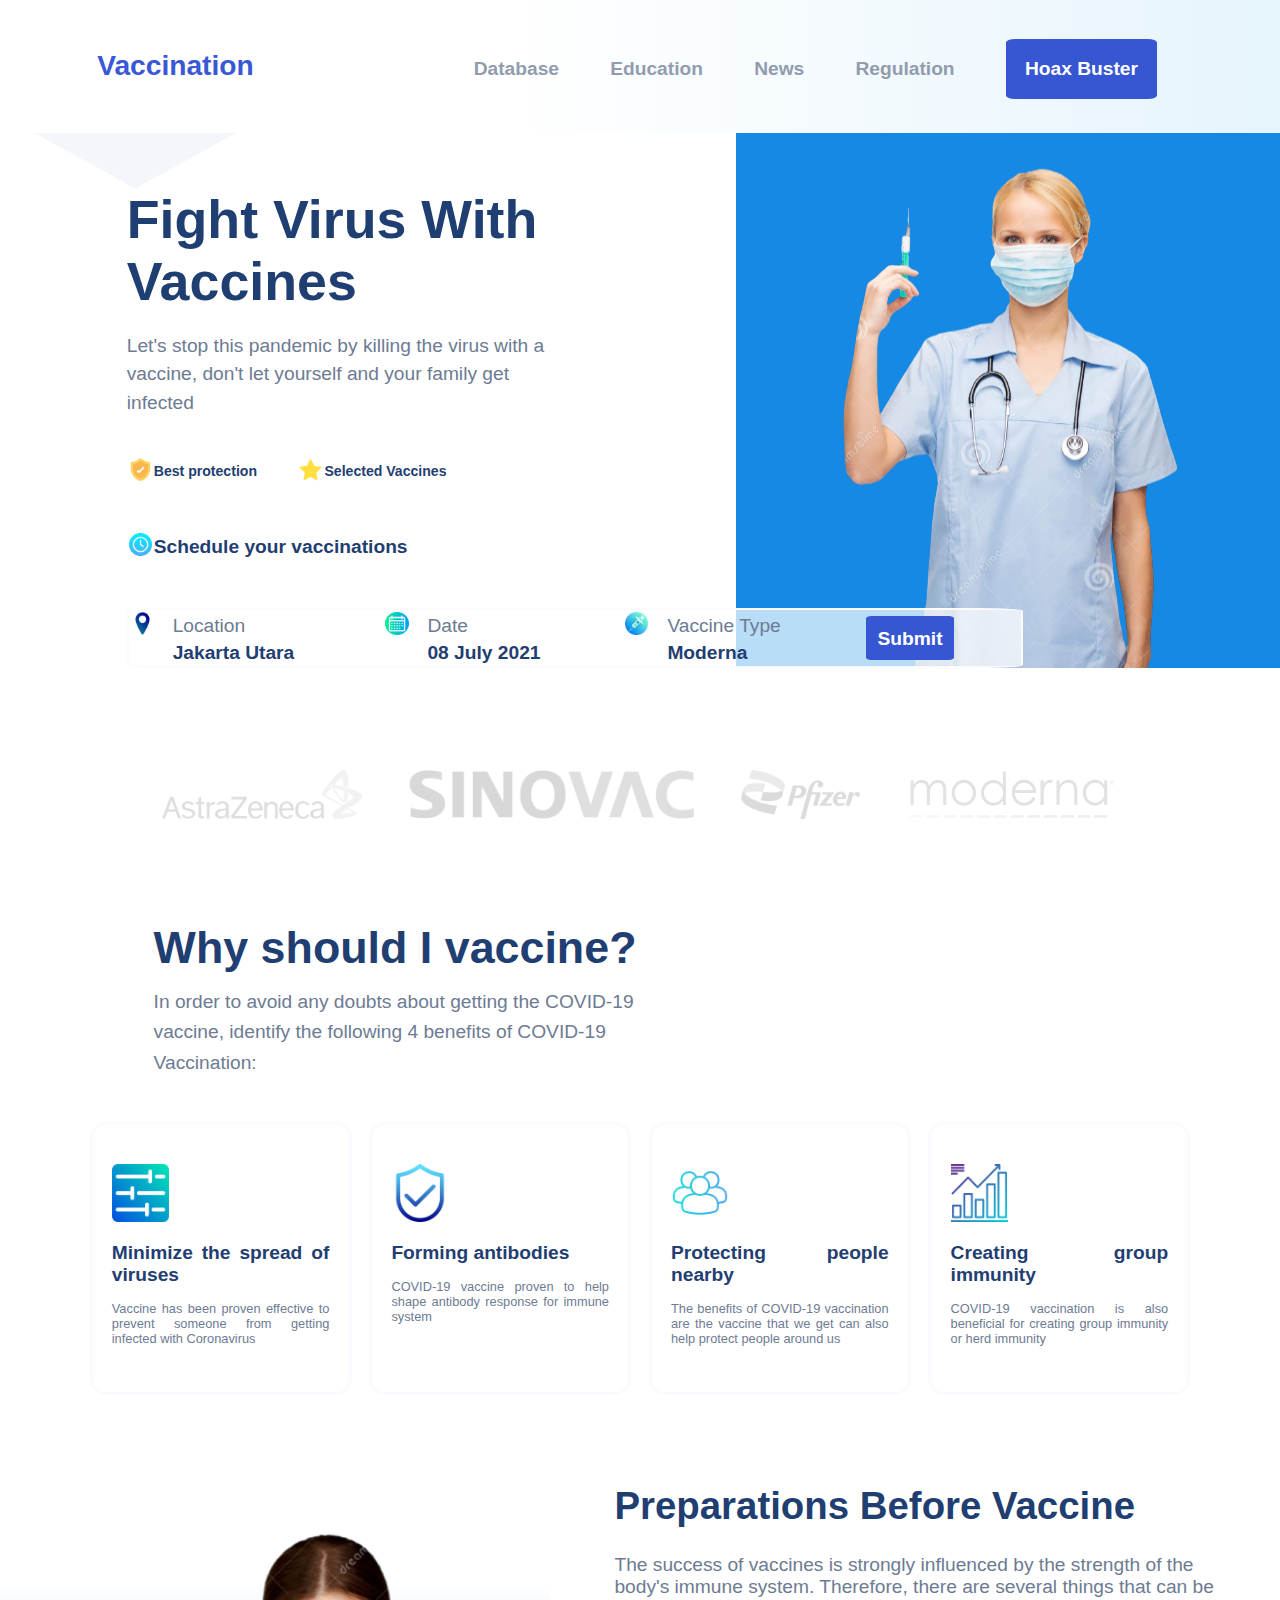
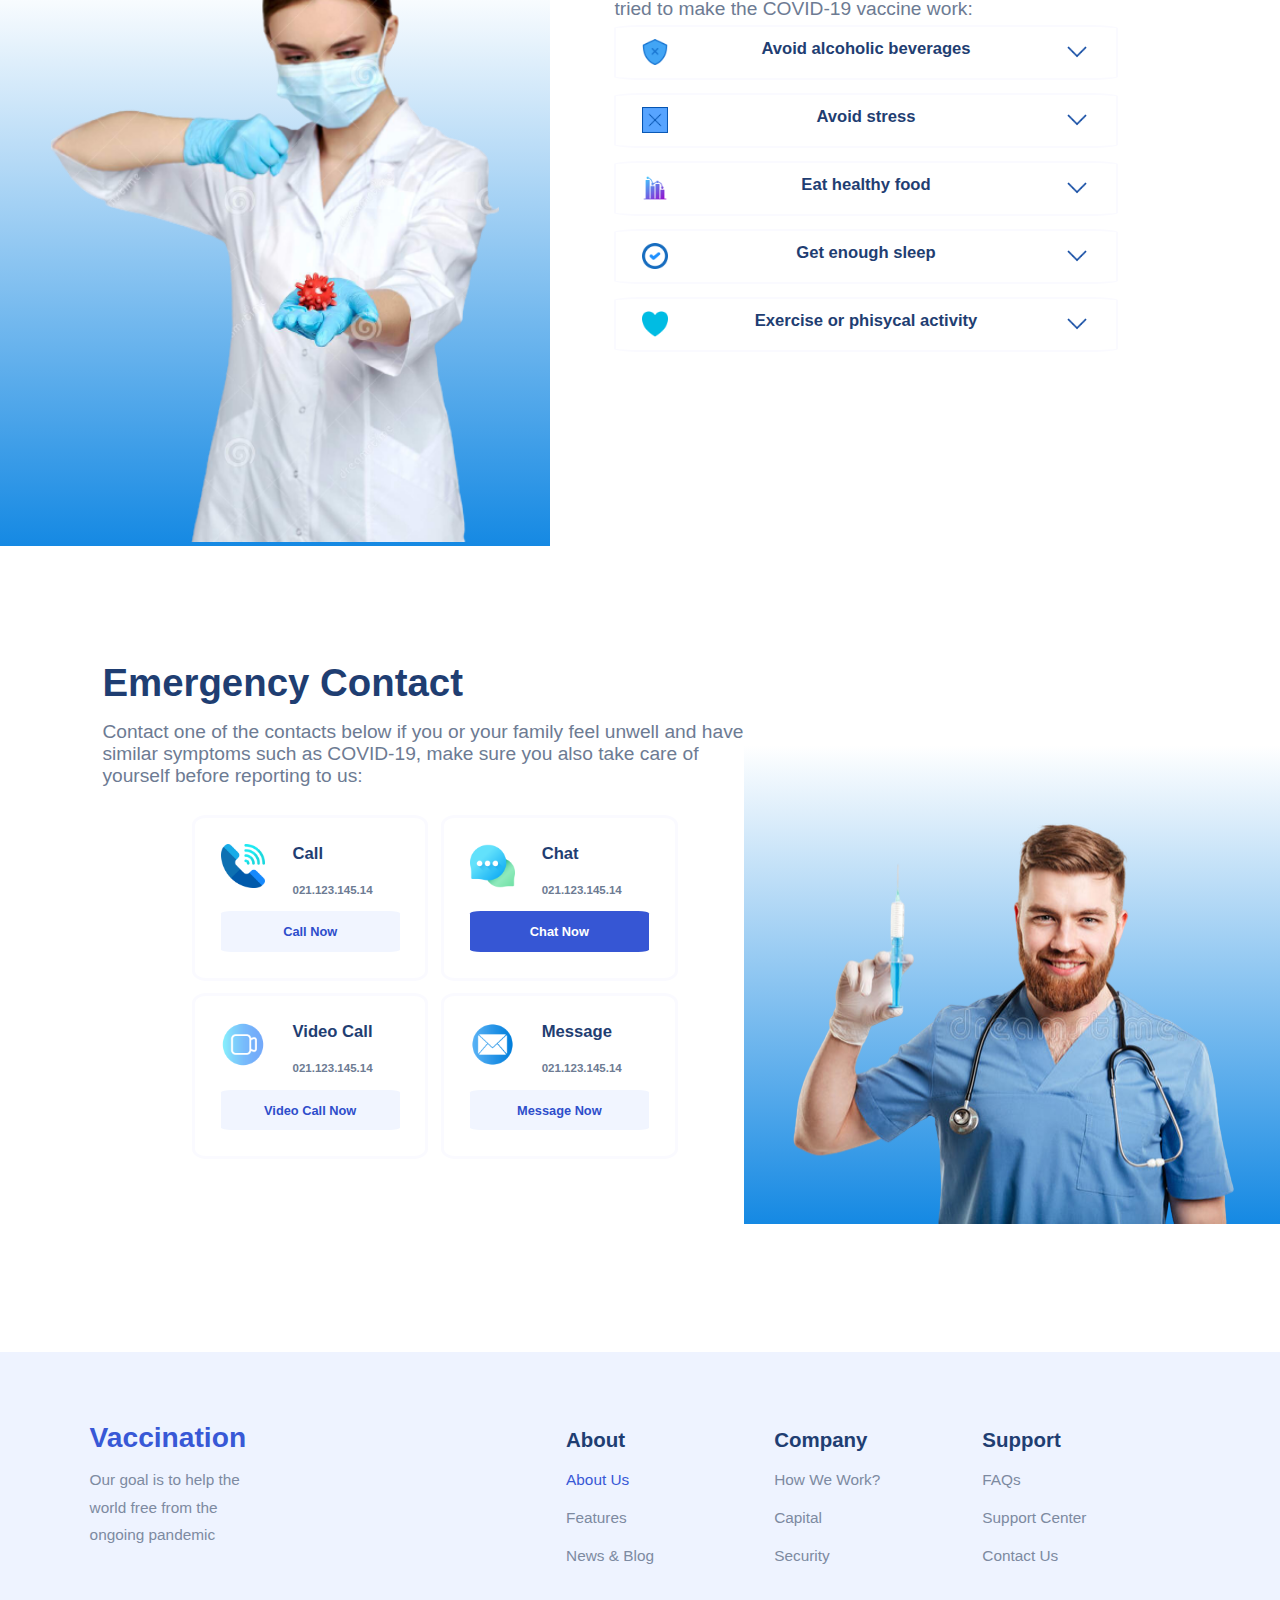
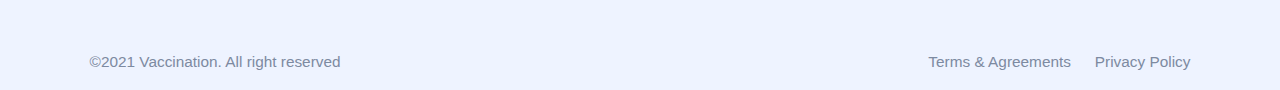
<file: index.html>
<!DOCTYPE html>
<html lang="es">
<head>
    <meta charset="UTF-8">
    <meta http-equiv="X-UA-Compatible" content="IE=edge">
    <meta name="viewport" content="width=device-width, initial-scale=1.0">
    <title>Inicio - Vacunación</title>
    <link rel="stylesheet" href="Styles.css">
    <link rel="icon" href="Images/syringe.png">
</head>
<body>
    <section class="header">
        <a href="index.html" id="Vaccination">Vaccination</a>
        <nav>
            <li><a href="underConstruction.html">Database</a></li>
            <li><a href="underConstruction.html">Education</a></li>
            <li><a href="underConstruction.html">News</a></li>
            <li><a href="underConstruction.html">Regulation</a></li>
            <li><a href="aboutUs.html"  id="hoaxbuster">Hoax Buster</a></li>
        </nav>
    </section>

    <section class="welcome">
        <div class="section1">
            <div id="triangle-down"></div>
            <p id="title-section1">Fight Virus With Vaccines</p>
            <p id="message-main">Let's stop this pandemic by killing the virus with a vaccine, don't 
                let yourself and your family get infected</p>
            <div class="best-selected">
                <table class="icon-table">
                    <td>
                        <img src="Images/escudo.png" alt="Escudo">
                    <td>
                        Best protection
                    </td>
                </table>
                <table class="icon-table">
                    <td>
                        <img src="Images/estrella.png" alt="Estrella">
                    </td>
                    <td>
                        Selected Vaccines
                    </td>
                </table> 
            </div>
            <div class="schedule">
                <table class="icon-table">
                    <td>
                        <img src="Images/reloj.png" alt="Reloj">
                    </td>
                    <td>
                        Schedule your vaccinations
                    </td>
                </table>
            </div>
            <table class="scheduleBox">
                <tr>
                    <td>
                        <img src="Images/pinMaps.png" alt="Ubicacion">
                    </td>
                    <td id="scheduleBoxIconTitle">
                        Location
                    </td>
                    <td>
                        <img src="Images/calendar.png" alt="Calendario">
                    </td>
                    <td id="scheduleBoxIconTitle">
                        Date
                    </td>
                    <td>
                        <img src="Images/injection.png" alt="Jeringa">
                    </td>
                    <td id="scheduleBoxIconTitle">
                        Vaccine Type
                    </td>
                    <td rowspan="2">
                        <a href="aboutUs.html"  id="scheduleSubmit">Submit</a>
                    </td>
                </tr>
                <tr>
                    <td></td>
                    <td>Jakarta Utara</td>
                    <td></td>
                    <td>08 July 2021</td>
                    <td></td>
                    <td>Moderna</td>
                </tr>
            </table>
            </div>     
        </div>
        <div class="nurse1">
            <img src="Images/nurse1.png" alt="Enfermera">
        </div>
    </section>
    <section class="vaccinesLogos">
        <img src="Images/astrazeneca.png" alt="Astrazeneca">
        <img src="Images/sinovac.png" alt="Sinovac">
        <img src="Images/pfizer.png" alt="Pfizer">
        <img src="Images/moderna.png" alt="Moderna">
    </section>

    <section>
        <p id="title2">Why should I vaccine?</p>
        <div class="linebreak"></div>
        <p id="message-main2">In order to avoid any doubts about getting the COVID-19</p>
        <p id="message-main2">vaccine, identify the following 4 benefits of COVID-19</p>
        <p id="message-main2">Vaccination:</p>
    </section>
    <section class="benefits">
        <div>
            <img src="Images/settings.png" alt="Configuration">
            <h3>Minimize the spread of viruses</h3>
            <p>Vaccine has been proven effective to prevent someone from getting infected with Coronavirus</p>
        </div>
        <div>
            <img src="Images/escudo2.png" alt="Protection">
            <h3>Forming antibodies</h3>
            <p>COVID-19 vaccine proven to help shape antibody response for immune system</p>
        </div>
        <div>
            <img src="Images/people.png" alt="People">
            <h3>Protecting people nearby</h3>
            <p>The benefits of COVID-19 vaccination are the vaccine that we get can also help protect people around us</p>
        </div>
        <div>
            <img src="Images/grafica.png" alt="Grafica">
            <h3>Creating group immunity</h3>
            <p>COVID-19 vaccination is also beneficial for creating group immunity or herd immunity</p>
        </div>
    </section>

    <section class="preparations">
        <div class="nurse2">
            <img src="Images/nurse2.png" alt="Enfermera">
        </div>
        <div class="advices">
            <h2>Preparations Before Vaccine</h2>
            <p>The success of vaccines is strongly influenced by the strength of the body's immune system. Therefore, there are 
                several things that can be tried to make the COVID-19 vaccine work:</p>
            <div class="adviceBoxes">
                <a href="#adviceBoxes" class="adviceBox">
                    <img src="Images/escudox.png" alt="Escudo X">
                    <h3>Avoid alcoholic beverages</h3>
                    <img src="Images/downArrow.png" alt="Flecha abajo" id="arrow">
                    <p>Alcohol can suppress the immune system and interfere with the vaccine response.</p>
                </a>
                <a href="#adviceBoxes" class="adviceBox">
                    <img src="Images/incorrecto.png" alt="Incorrecto">
                    <h3>Avoid stress</h3>
                    <img src="Images/downArrow.png" alt="Flecha abajo" id="arrow">
                    <p>Stress has a profound effect on immune work. 
                       Moreover, prolonged stress can increase cortisol 
                       production and oxidative stress in the body.</p>
                </a>
                <a href="#adviceBoxes" class="adviceBox">
                    <img src="Images/grafica2.png" alt="Grafica de barras">
                    <h3>Eat healthy food</h3>
                    <img src="Images/downArrow.png" alt="Flecha abajo" id="arrow">
                    <p>It is good for strengthening the immune system.</p>
                </a>
                <a href="#adviceBoxes" class="adviceBox">
                    <img src="Images/correcto.png" alt="Correcto">
                    <h3>Get enough sleep</h3>
                    <img src="Images/downArrow.png" alt="Flecha abajo" id="arrow">
                    <p>It is good for strengthening the immune system.</p>
                </a>
                <a href="#adviceBoxes" class="adviceBox">
                    <img src="Images/blueHearth.png" alt="Corazon">
                    <h3>Exercise or phisycal activity</h3>
                    <img src="Images/downArrow.png" alt="Flecha abajo" id="arrow">
                    <p>It is good for strengthening the immune system.</p>
                </a>
            </div>
        </div>
    </section>

    <section class="emergency">
        <div class="contact">
            <h2>Emergency Contact</h2>
            <p>Contact one of the contacts below if you or your family feel unwell and have similar 
                symptoms such as COVID-19, make sure you also take care of yourself before reporting to us:</p>

            <div class="contactBoxes">
                <div class="contactBox">
                    <img src="Images/telefono.png" alt="Telefono">
                    <h3>Call</h3>
                    <p>021.123.145.14</p>
                    <a href="connecting.html">Call Now</a>
                </div>
                <div class="contactBox">
                    <img src="Images/chat.png" alt="Chat">
                    <h3>Chat</h3>
                    <p>021.123.145.14</p>
                    <a href="connecting.html" id="boxBlueButton">Chat Now</a>
                </div>
                <div class="contactBox">
                    <img src="Images/videocall.png" alt="Videollamada">
                    <h3>Video Call</h3>
                    <p>021.123.145.14</p>
                    <a href="connecting.html">Video Call Now</a>
                </div> 
                <div class="contactBox">
                    <img src="Images/message.png" alt="Mensaje">
                    <h3>Message</h3>
                    <p>021.123.145.14</p>
                    <a href="connecting.html">Message Now</a>
                </div>     
            </div>
        </div>
        <div class="nurse3">
            <img src="Images/nurse3.png" alt="Enfermero">
        </div>
    </section>

    <section class="footer">
        <div class="group1">
            <div id="boxVac">
                <a href="index.html" id="Vaccination">Vaccination</a>
                <p>Our goal is to help the world free from the ongoing pandemic</p>
            </div>
            <div class="box">
                <h2>About</h2>
                <p><a href="aboutUs.html">About Us</a></p>
                <p>Features</p>
                <p>News & Blog</p>
            </div>
            <div class="box">
                <h2>Company</h2>
                <p>How We Work?</p>
                <p>Capital</p>
                <p>Security</p>
            </div>
            <div class="box">
                <h2>Support</h2>
                <p>FAQs</p>
                <p>Support Center</p>
                <p>Contact Us</p>
            </div>
        </div>
        <div class="group2">
            <p>&copy2021 Vaccination. All right reserved</p>
            <p>Terms & Agreements &emsp; Privacy Policy</p>
        </div>
    </section>
</body>
</html>
</file>
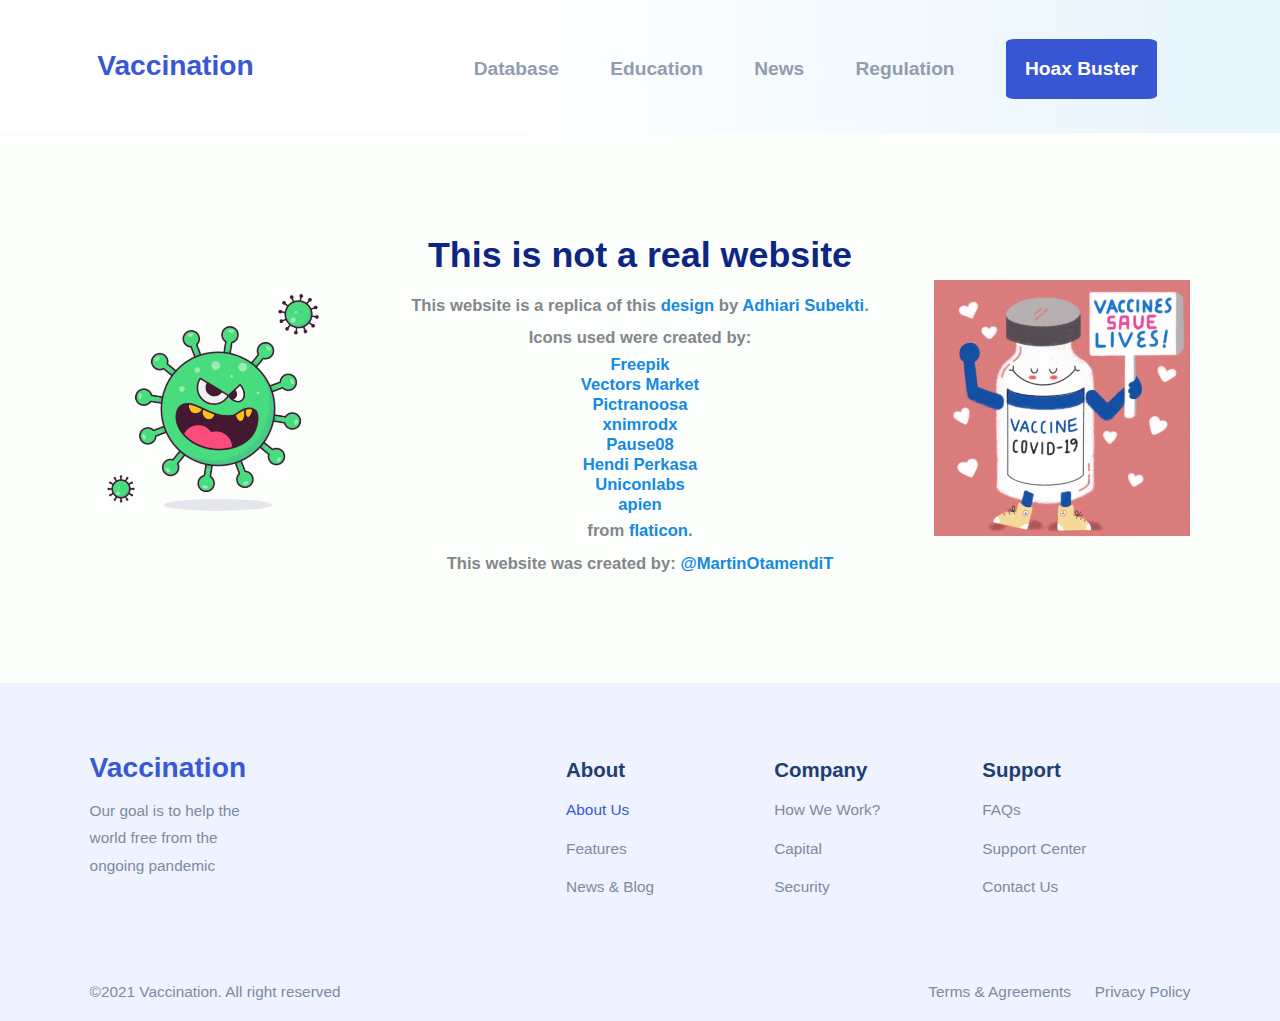
<file: aboutUs.html>
<!DOCTYPE html>
<html lang="es">
<head>
    <meta charset="UTF-8">
    <meta http-equiv="X-UA-Compatible" content="IE=edge">
    <meta name="viewport" content="width=device-width, initial-scale=1.0">
    <title>Inicio - Vacunación</title>
    <link rel="stylesheet" href="Styles.css">
    <link rel="icon" href="Images/syringe.png">
</head>
<body>
    <section class="header">
        <a href="index.html" id="Vaccination">Vaccination</a>
        <nav>
            <li><a href="underConstruction.html">Database</a></li>
            <li><a href="underConstruction.html">Education</a></li>
            <li><a href="underConstruction.html">News</a></li>
            <li><a href="underConstruction.html">Regulation</a></li>
            <li><a href="aboutUs.html"  id="hoaxbuster">Hoax Buster</a></li>
        </nav>
    </section>

    <section class="about">
        <img src="Images/coronavirus.gif" alt="Coronavirus">
        <div>
            <h2>This is not a real website</h2>
            <p>This website is a replica of this 
            <a href="https://github.com/LaunchX-InnovaccionVirtual/FrontEnd-Mision/blob/main/03%20-%20CSS/practica/landingVacunaci%C3%B3n.png"
                target="blank">design</a> by <a href="https://dribbble.com/Adhiari_is" target="blank">Adhiari Subekti</a>.</p>
            
            <p>Icons used were created by:</p>
            <ul>
                <li><a href="https://www.flaticon.es/autores/freepik" target="blank">Freepik</a></li>
                <li><a href="https://www.flaticon.es/autores/vectors-market" target="blank">Vectors Market</a></li>
                <li><a href="https://www.flaticon.es/autores/pictranoosa" target="blank">Pictranoosa</a></li>
                <li><a href="https://www.flaticon.es/autores/xnimrodx" target="blank">xnimrodx</a></li>
                <li><a href="https://www.flaticon.es/autores/pause08" target="blank">Pause08</a></li>
                <li><a href="https://www.flaticon.es/autores/hendi-perkasa" target="blank">Hendi Perkasa</a></li>
                <li><a href="https://www.flaticon.es/autores/uniconlabs" target="blank">Uniconlabs</a></li>
                <li><a href="https://www.flaticon.com/authors/apien" target="blank">apien</a></li>
            </ul>
            <p>from <a href="https://www.flaticon.com/" target="blank">flaticon</a>.</p>

            <p>This website was created by: <a href="https://github.com/MartinOtamendiT" target="blank">@MartinOtamendiT</a></p>
        </div>
        <img src="Images/vaccineCovid.gif" alt="Vaccine">
    </section>

    <section class="footer">
        <div class="group1">
            <div id="boxVac">
                <a href="index.html" id="Vaccination">Vaccination</a>
                <p>Our goal is to help the world free from the ongoing pandemic</p>
            </div>
            <div class="box">
                <h2>About</h2>
                <p><a href="aboutUs.html">About Us</a></p>
                <p>Features</p>
                <p>News & Blog</p>
            </div>
            <div class="box">
                <h2>Company</h2>
                <p>How We Work?</p>
                <p>Capital</p>
                <p>Security</p>
            </div>
            <div class="box">
                <h2>Support</h2>
                <p>FAQs</p>
                <p>Support Center</p>
                <p>Contact Us</p>
            </div>
        </div>
        <div class="group2">
            <p>&copy2021 Vaccination. All right reserved</p>
            <p>Terms & Agreements &emsp; Privacy Policy</p>
        </div>
    </section>
</body>
</html>
</file>
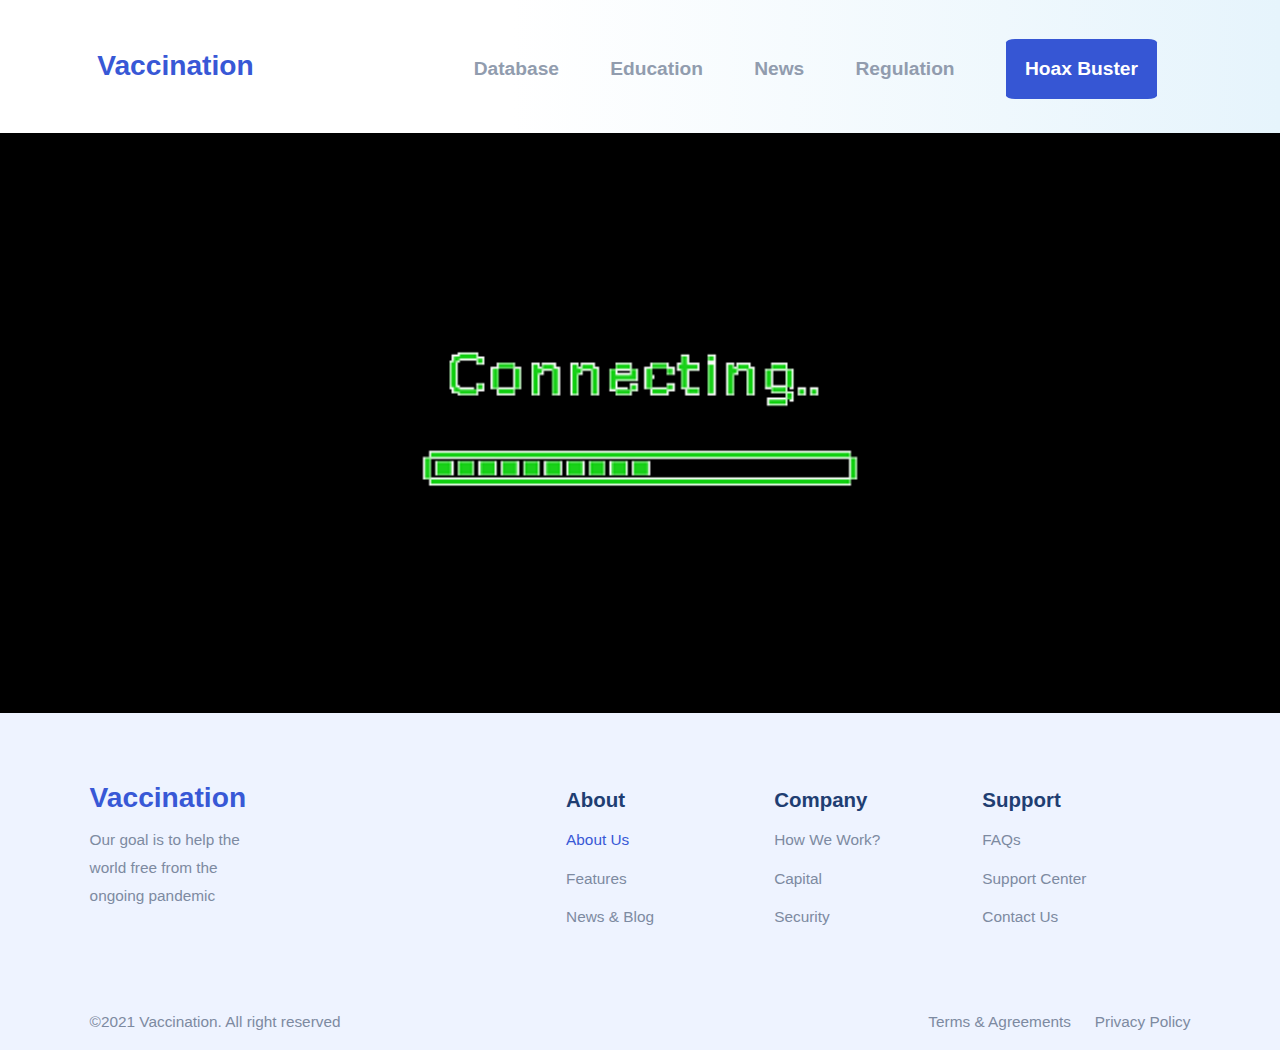
<file: connecting.html>
<!DOCTYPE html>
<html lang="es">
<head>
    <meta charset="UTF-8">
    <meta http-equiv="X-UA-Compatible" content="IE=edge">
    <meta name="viewport" content="width=device-width, initial-scale=1.0">
    <title>Inicio - Vacunación</title>
    <link rel="stylesheet" href="Styles.css">
    <link rel="icon" href="Images/syringe.png">
</head>
<body>
    <section class="header">
        <a href="index.html" id="Vaccination">Vaccination</a>
        <nav>
            <li><a href="underConstruction.html">Database</a></li>
            <li><a href="underConstruction.html">Education</a></li>
            <li><a href="underConstruction.html">News</a></li>
            <li><a href="underConstruction.html">Regulation</a></li>
            <li><a href="aboutUs.html"  id="hoaxbuster">Hoax Buster</a></li>
        </nav>
    </section>

    <section class="connecting">
        <img src="Images/Conectando.gif" alt="Conectando">
    </section>

    <section class="footer">
        <div class="group1">
            <div id="boxVac">
                <a href="index.html" id="Vaccination">Vaccination</a>
                <p>Our goal is to help the world free from the ongoing pandemic</p>
            </div>
            <div class="box">
                <h2>About</h2>
                <p><a href="aboutUs.html">About Us</a></p>
                <p>Features</p>
                <p>News & Blog</p>
            </div>
            <div class="box">
                <h2>Company</h2>
                <p>How We Work?</p>
                <p>Capital</p>
                <p>Security</p>
            </div>
            <div class="box">
                <h2>Support</h2>
                <p>FAQs</p>
                <p>Support Center</p>
                <p>Contact Us</p>
            </div>
        </div>
        <div class="group2">
            <p>&copy2021 Vaccination. All right reserved</p>
            <p>Terms & Agreements &emsp; Privacy Policy</p>
        </div>
    </section>
</body>
</html>
</file>
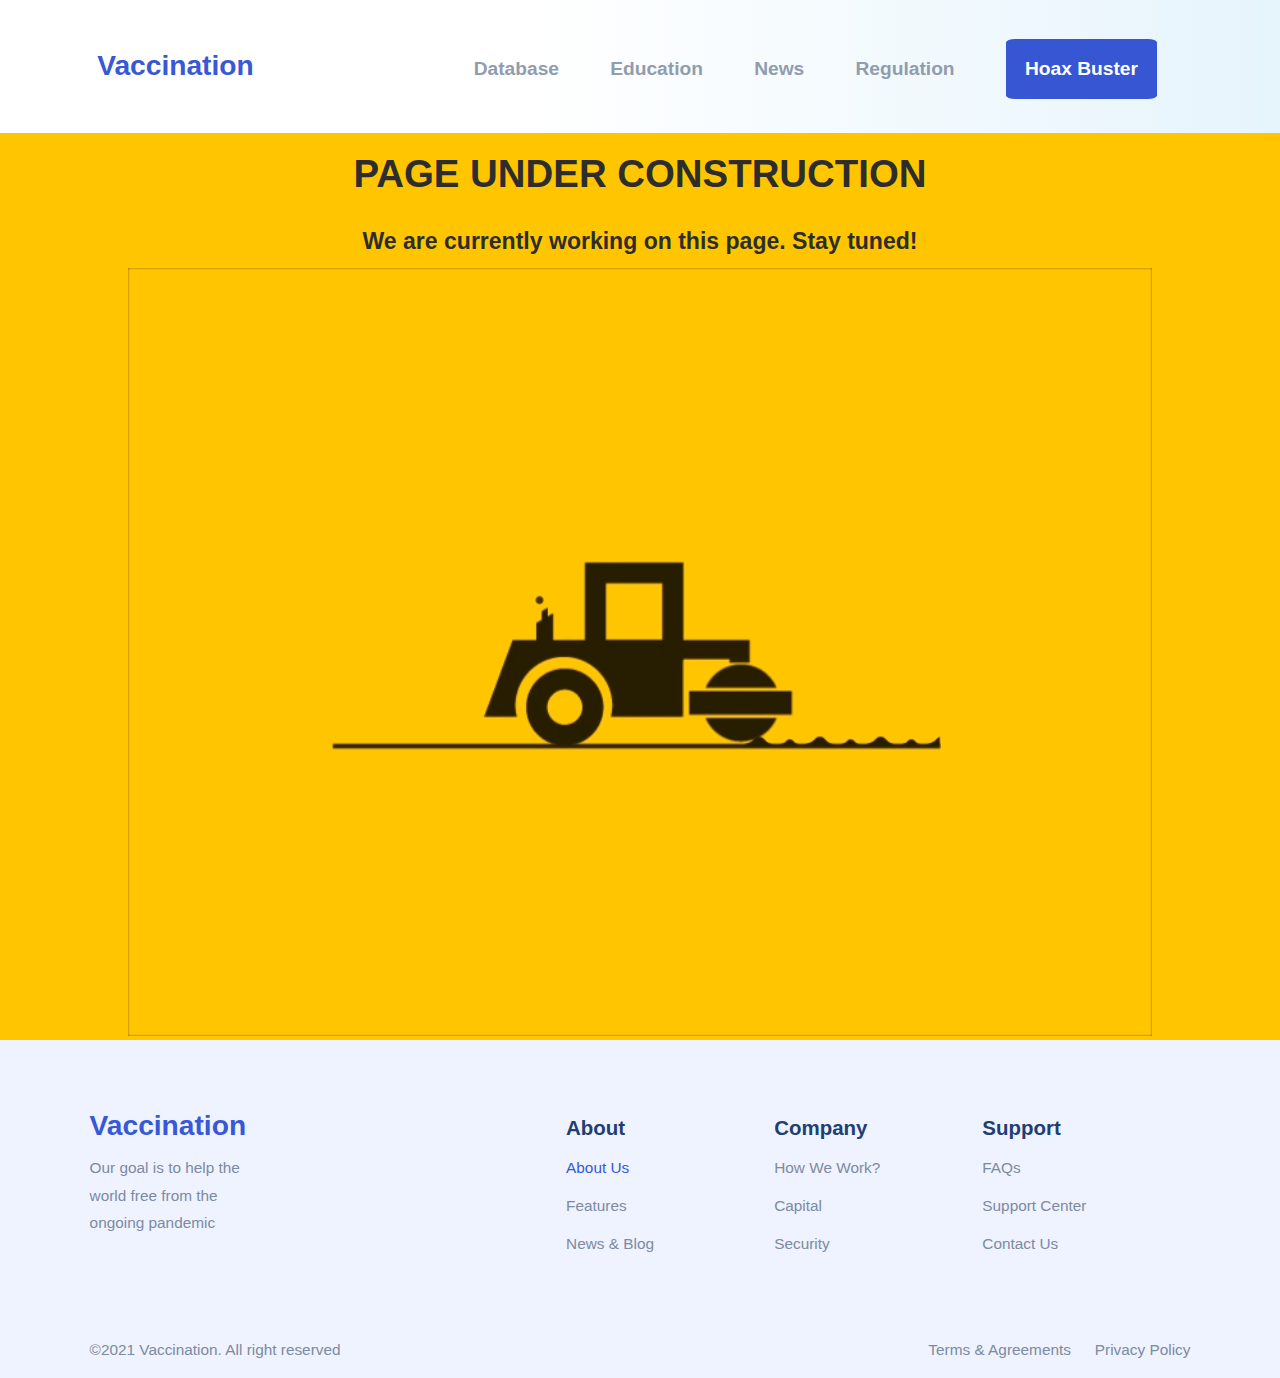
<file: underConstruction.html>
<!DOCTYPE html>
<html lang="es">
<head>
    <meta charset="UTF-8">
    <meta http-equiv="X-UA-Compatible" content="IE=edge">
    <meta name="viewport" content="width=device-width, initial-scale=1.0">
    <title>Inicio - Vacunación</title>
    <link rel="stylesheet" href="Styles.css">
    <link rel="icon" href="Images/syringe.png">
</head>
<body>
    <section class="header">
        <a href="index.html" id="Vaccination">Vaccination</a>
        <nav>
            <li><a href="underConstruction.html">Database</a></li>
            <li><a href="underConstruction.html">Education</a></li>
            <li><a href="underConstruction.html">News</a></li>
            <li><a href="underConstruction.html">Regulation</a></li>
            <li><a href="aboutUs.html"  id="hoaxbuster">Hoax Buster</a></li>
        </nav>
    </section>

    <section class="construction">
        <h1>PAGE UNDER CONSTRUCTION</h1>
        <h3>We are currently working on this page. Stay tuned!</h3>
        <img src="Images/construction-machine.gif" alt="Construyendo">
    </section>

    <section class="footer">
        <div class="group1">
            <div id="boxVac">
                <a href="index.html" id="Vaccination">Vaccination</a>
                <p>Our goal is to help the world free from the ongoing pandemic</p>
            </div>
            <div class="box">
                <h2>About</h2>
                <p><a href="aboutUs.html">About Us</a></p>
                <p>Features</p>
                <p>News & Blog</p>
            </div>
            <div class="box">
                <h2>Company</h2>
                <p>How We Work?</p>
                <p>Capital</p>
                <p>Security</p>
            </div>
            <div class="box">
                <h2>Support</h2>
                <p>FAQs</p>
                <p>Support Center</p>
                <p>Contact Us</p>
            </div>
        </div>
        <div class="group2">
            <p>&copy2021 Vaccination. All right reserved</p>
            <p>Terms & Agreements &emsp; Privacy Policy</p>
        </div>
    </section>
</body>
</html>
</file>
<file: Styles.css>
*{
    font-family:Verdana, Geneva, Tahoma, sans-serif;
    margin: 0;
    padding: 0;
    background-color:rgba(0, 0, 0, 0);
}
/*Neader*/
.header{
    display: flex;
    flex-wrap: wrap;
    width: 100%;
    justify-content: space-around;
    padding: 3vw 0;
    align-items: baseline;
    background-image: linear-gradient(90deg,white 40%,#E6F4FC);
    position: sticky;
    top: 0px;
    z-index: 2;
}
.header nav{
    display: flex;
    align-items: center;
}
.header nav li{
    margin: 0 2vw;
    list-style: none;
}
.header li a{
    text-decoration: none;
    font-weight: bold;
    font-size: 1.5vw;
    color: rgb(145, 156, 174);
}
.header li a:hover{
    color: rgb(54, 86, 212);
}
#hoaxbuster{
    padding: 1.5vw;
    background: rgb(54, 86, 212);
    color: white;
    border-radius: 6%;
}
#hoaxbuster:hover{
    background: rgb(9, 42, 172);
}
#Vaccination{
    color: rgb(56, 88, 214);
    font-size: 2.2vw;
    font-weight: bold;
    line-height: 200%;
    text-decoration: none;
}
/*Welcome*/
.welcome{
    display: flex;
    flex-wrap: wrap;
    width: 100%;
    justify-content: space-between;
    z-index: -1;
    background-color: white;
}
.section1{
    display:flex;
    flex-direction: column;
    width: 45%;
}
#title-section1{
    font-size: 4.2vw;
    font-weight: bold;
    color: #1F3E72;
    padding-left: 22%;
    padding-bottom: 1.5vw;
}
#message-main{
    font-size: 1.5vw;
    color: #6D7B93;
    padding-left: 22%;
    padding-bottom: 3vw;
    line-height: 150%;
}
.linebreak{
    height: 2vh;
}
#triangle-down{
    width: 35%;
    height: 15%;
    background: #F4F6FB;
    clip-path: polygon(0% 0%, 100% 0%, 50% 100%);
    margin-left: 6%;
}
.best-selected{
    display: flex;
    flex-wrap: wrap;
    padding-left: 22%;
    font-weight: bold;
    color: #1F3E72;
    font-size: 1.1vw;
    padding-bottom: 3.5vw;
}
.schedule{
    display: flex;
    flex-wrap: wrap;
    padding-left: 22%;
    font-weight: bold;
    color: #1F3E72;
    font-size: 1.5vw;
    padding-bottom: 3.5vw;
}
.icon-table{
    margin-right: 3vw;
}
.icon-table td{
    vertical-align: middle;
}
.icon-table td img{
    width: 1.8vw;
}
.scheduleBox{
    margin-left: 22%;
    z-index: 1;
    width: 70vw;
    background-color: rgba(255, 255, 255, 0.7);
    border-radius: 5%;
    border-width: 0.22vw;
    border-style: solid;
    border-color: #FAFAFF;
}
.scheduleBox td img{
    width: 1.8vw;
}
#scheduleBoxIconTitle{
    font-weight:lighter;
    color: #6D7B93;
    font-size: 1.5vw;
}
.scheduleBox td{
    font-weight: bold;
    color: #1F3E72;
    font-size: 1.5vw;
}
#scheduleSubmit{
    padding: 0.9vw;
    background: rgb(54, 86, 212);
    color: white;
    border-radius: 6%;
    text-decoration: none;
}
#scheduleSubmit:hover{
    background: rgb(9, 42, 172);
}
.nurse1{
    background-color: #1589E3;
    padding: 0 8vw;
}
.nurse1 img{
    width: 100%;
    height: 100%;
}
/*Logos*/
.vaccinesLogos{
    display: flex;
    flex-wrap: wrap;
    padding: 7vw 10vw;
    justify-content: space-evenly;
}
.vaccinesLogos img{
   opacity: 0.15;
   filter:grayscale(100%);
   height: 3.8vw;
   padding: 1vw;
}
#title2{
    font-size: 3.5vw;
    font-weight: bold;
    color: #1F3E72;
    padding-left: 12%;
}
/*Benefits*/
#message-main2{
    font-size: 1.5vw;
    color: #6D7B93;
    padding-left: 12%;
    padding-bottom: 0.7%;
    background-color: white;
}
.benefits{
    display: flex;
    flex-wrap: wrap;
    justify-content: space-between;
    padding: 3vw 7vw;
    background-color: white;
}
.benefits div{
    padding: 1.5vw;
    width: 17vw;
    background-color: white;
    border-radius: 6%;
    border-width: 0.3vw;
    border-style: solid;
    border-color: #FAFAFF;
    display: flex;
    flex-wrap: wrap;
    flex-direction: column;
}
.benefits img{
    width: 4.5vw;
    padding: 1.6vw 0;
}
.benefits h3{
    font-size: 1.5vw;
    font-weight: bold;
    color: #1F3E72;
    text-align: justify;
    padding-bottom: 1.1vw;
}
.benefits p{
    font-size: 1vw;
    color: #6D7B93;
    text-align: justify;
    padding-bottom: 3vh;
}
/*Advices*/
.preparations{
    display: flex;
    flex-wrap: wrap;
    width: 100%;
    padding: 4vw 0;
    justify-content: space-between;
    background-color: white;
}
.nurse2{
    background-image: linear-gradient(180deg,white 15%,#1589E3);
    padding: 0 4vw;
}
.nurse2 img{
    width: 35vw;
}
.advices{
    display: flex;
    flex-wrap: wrap;
    flex-direction: column;
    width: 52%;
}
.advices h2{
    font-size: 3.0vw;
    font-weight: bold;
    color: #1F3E72;
    padding-bottom: 2vw;
}
.advices p{
    font-size: 1.5vw;
    color: #6D7B93;
    padding-bottom: 0.7%;
    padding-right: 5vw;
}
.adviceBoxes{
    display: flex;
    flex-wrap: wrap;
    flex-direction: column;
    gap: 1vw;
}
.adviceBox{
    padding: 1vw 2vw;
    width: 35vw;
    background-color: white;
    border-radius: 6%;
    border-width: 0.22vw;
    border-style: solid;
    border-color: #FAFAFF;
    display: flex;
    flex-wrap: wrap;
    justify-content: space-between;
    text-decoration: none;
}
.adviceBox img{
    width: 2vw;
}
.adviceBox h3{
    font-size: 1.3vw;
    font-weight: bold;
    color: #1F3E72;
    text-align: justify;
}
.adviceBox:hover{
    background-color: #f0f5fc;
}
.adviceBox p{
    display: none;
    font-size: 1.0vw;
    line-height: 150%;
    color: #6D7B93;
    text-align: justify;
}
.adviceBox:hover>p{
    display: block;
}
.adviceBox:hover>#arrow{
    transform: rotate(180deg);
}
/*Emergency*/
.emergency{
    display: flex;
    flex-wrap: wrap;
    width: 100%;
    padding: 5vw 0;
    justify-content: space-between;
    margin-bottom: 5vw;
    background-color: white;
}
.contact{
    display: flex;
    flex-wrap: wrap;
    flex-direction: column;
    width: 50%;
    padding-left: 8vw;
}
.contact h2{
    font-size: 3.0vw;
    font-weight: bold;
    color: #1F3E72;
}
.contact p{
    font-size: 1.5vw;
    color: #6D7B93;
    padding-bottom: 0.7%;
    padding: 1.2vw 0;
}
.contactBoxes{
    display: grid;
    grid-template-columns: repeat(2, 1fr);
    grid-template-rows: repeat(2, 1fr);
    gap: 1vw;
    padding: 1vw 7vw;
}
.contactBox{
    padding: 2vw;
    width: 14vw;
    background-color: white;
    border-radius: 6%;
    border-width: 0.3vw;
    border-style: solid;
    border-color: #FAFAFF;
    display: grid;
    grid-template-columns: auto auto;
    grid-template-rows: auto auto auto;
}
.contactBox img{
    width: 3.5vw;
    grid-row-start: 1;
    grid-row-end: 3;
}
.contactBox h3{
    font-size: 1.3vw;
    font-weight: bold;
    color: #1F3E72;
    text-align: justify;
    padding-bottom: 0.4vw;
}
.contactBox p{
    font-size: 0.9vw;
    font-weight: bold;
    color: #6D7B93;
    text-align: justify;
}
.contactBox a{
    font-size: 1vw;
    font-weight: bold;
    color: #2E4ECB;
    text-decoration: none;
    text-align: center;
    background-color: #F1F5FF;
    grid-column-start: 1;
    grid-column-end: 3;
    padding: 1vw 0;
    border-radius: 6%;
}
.contactBox a:hover{
    background-color: #cdd0d6;
}
#boxBlueButton{
    color: white;
    background-color: #3656D4;
}
#boxBlueButton:hover{
    background: #0d2583;
}
.nurse3{
    background-image: linear-gradient(180deg,white 15%,#1589E3);
    padding: 0 3vw;
    padding-top: 12vw;
}
.nurse3 img{
    background-color: rgba(0, 0, 0, 0);
    width: 100%;
    height: 100%;
}
/*Footer*/
.footer{
    width: 100%;
    background-color: #EEF3FF;
}
.group1{
    display: grid;
    grid-template-columns: repeat(4, 1fr);
    padding: 4.5vw 7vw;
    align-items: baseline;
}
#boxVac{
    padding-right: 25vw;
}
#boxVac p{
    color: #7D8AA1;
    line-height: 180%;
    font-size: 1.2vw;
}
.box h2{
    color: #1F3E72;
    font-size: 1.6vw;
    line-height: 200%;
}
.box p{
    color: #7D8AA1;
    line-height: 250%;
    font-size: 1.2vw;
}
.box p a{
    color: rgb(56, 88, 214);
    text-decoration: none;
}
.box p a:hover{
    color: #7D8AA1;
}
.group2{
    display: flex;
    flex-wrap: wrap;
    flex-direction:row;
    background-color: #EEF3FF;
    padding: 1.5vw 7vw;
    justify-content: space-between;
}
.group2 p{
    color: #7D8AA1;
    font-size: 1.2vw;
}
/*---------------------Page Conecting-----------------*/
.connecting{
    background-color: black;
    width: 100%;
}
.connecting img{
    padding-left: 10vw;
    width: 80%;
}
/*---------------------Page Under Construction-----------------*/
.construction{
    background-color: #FFC600;
    width: 100%;
}
.construction img{
    padding-left: 10vw;
    width: 80%;
}
.construction h1{
    text-align: center;
    padding: 1.5vw;
    font-size: 3vw;
    color: #2D2D2E;
}
.construction h3{
    text-align: center;
    padding: 1vw;
    font-size: 1.8vw;
    color: #2D2D2E;
}
/*---------------------Page About us-----------------*/
.about{
    background-color: #FCFEFC;
    display: flex;
    justify-content: space-evenly;
    align-items: center;
    padding: 8vw 3vw;
}
.about div{
    text-align: center;
}
.about img{
    height: 20vw;
}
.about div p{
    color: rgb(131, 134, 139);
    padding: 0.5vw 1vw;
    font-size: 1.3vw;
    font-weight: bold;
}
.about div h2{
    color: #0d2583;
    padding-bottom: 1vw;
    font-size: 2.8vw;
}
.about div ul{
    list-style: none;
}
.about div a{
    color:#1589E3;
    font-size: 1.3vw;
    font-weight: bold;
    text-decoration: none;
}


@media screen and (max-width:1275px){
    /*Header*/
    #Vaccination{
        font-size: 3.5vw;
        line-height: 100%;
    }
    .header li a{
        font-size: 1.9vw;
    }
    /*Welcome*/
    .welcome{
        justify-content: right;
        background-color: rgba(14, 147, 229, 0.178);
    }
    .section1{
        width: 100%;
        background-image: url("Images/nurse1.png");
        background-repeat: no-repeat;
        background-position: left;
        background-size: contain;
        padding-right: 2vw;
    }
    #title-section1{
        padding-left: 0;
        text-align: right;
    }
    #message-main{
        padding-left: 40vw;
        text-align: right;
        font-size: 2.8vw;
    }
    .best-selected{
        padding-left: 40vw;
    }
    .schedule{
        padding-left: 40vw;
    }
    .scheduleBox{
        margin-left: 15vw;
    }
    .icon-table td img{
        width: 2.5vw;
    }
    .icon-table td{
        font-size: 2vw;
    }
    .scheduleBox td img{
        width: 2.8vw;
    }
    #scheduleBoxIconTitle{
        font-size: 2.8vw;
    }
    .scheduleBox td{
        font-size: 1.9vw;
    }
    .nurse1{
        display: none;
    }
    /*benefits*/
    #title2{
        padding-left: 0;
        text-align: center;
    }
    #message-main2{
        text-align: center;
        padding-left: 0;
        font-size: 2vw;
    }
    .benefits{
        padding: 3vw;
        justify-content:center; 
        gap: 0.5vw;
    }
    .benefits div{
        width: 28vw;
    }
    .benefits img{
        width: 6.5vw;
    }
    .benefits h3{
        font-size: 3vw;
        text-align: left;
    }
    .benefits p{
        font-size: 2vw;
    }
    /*Preparations*/
    .preparations{
        background-image: linear-gradient(180deg,white 30%,#1589E3);
        margin-bottom: 5vw;
        height: 65vw;
    }
    .nurse2{
        display: none;
    }
    .advices{
        width: 100%;
        background-image: url("Images/nurse2.png");
        background-repeat: no-repeat;
        background-position: left;
        background-size: contain;
    }
    .advices h2{
        text-align: right;
        padding-right: 5vw;
    }
    .advices p{
        text-align: right;
        font-size: 2.5vw;
        padding-left:40vw;
    }
    .adviceBoxes{
        padding-left: 48vw;
    }
    .adviceBox{
        width: 42vw;
    }
    .adviceBox h3{
        font-size: 2.2vw;
    }
    .adviceBox p{
        font-size: 2.0vw;
        padding: 0;
    }
    /*Emergency*/
    .emergency{
        padding: 0;
        background-image: linear-gradient(180deg,white 15%,#1589E3);
    }
    .contact{
        width: 100%;
        background-image: url("Images/nurse3.png");
        background-repeat: no-repeat;
        background-position: right;
        background-size: contain;
    }
    .contact h2{
        text-align: left;
    }
    .contact p{
        text-align: left;
        font-size: 2vw;
        padding-right: 30vw;
    }
    .contactBoxes{
        width: 60%;
        padding: 1vw;
        gap: 1vw;
    }
    .contactBox{
        padding: 2vw;
        width: 20vw;
    }
    .contactBox img{
        width: 4.0vw;
    }
    .contactBox h3{
        font-size: 2.3vw;
    }
    .contactBox p{
        font-size: 1.8vw;
    }
    .contactBox a{
        font-size: 2vw;
        text-align: center;
        padding: 1vw 1vw;
        width: 18vw;
    }
    .nurse3{
        display: none;
    }
    /*Footer*/
    .group1{
        margin: auto;
        display: grid;
        grid-template-columns: repeat(1, 1fr);
        padding: 4.5vw 2vw;
        text-align: center;
        background-color: rgba(0, 0, 0, 0);
    }
    #boxVac{
        padding-right: 0;
    }
    #boxVac p{
        font-size: 2.5vw;
    }
    .box h2{
        font-size: 3.2vw;
    }
    .box p{
        font-size: 2.5vw;
    }
    .group2{
        padding: 1.5vw 0.5vw;
    }
    .group2 p{
        font-size: 2.5vw;
    }
    /*---------------------Page Connecting -----------------*/
    .connecting{
        height: 80vh
    }
    .connecting img{
        padding-top: 10vh;
    }
    /*---------------------Page Under Construction-----------------*/
    .construction h1{
        font-size: 5vw;
    }
    .construction h3{
        font-size: 3.2vw;
    }
    /*---------------------Page About Us-----------------*/
    .about div p{
        font-size: 2.2vw;
    }
    .about div a{
        font-size: 2.2vw;
    }
}
</file>
